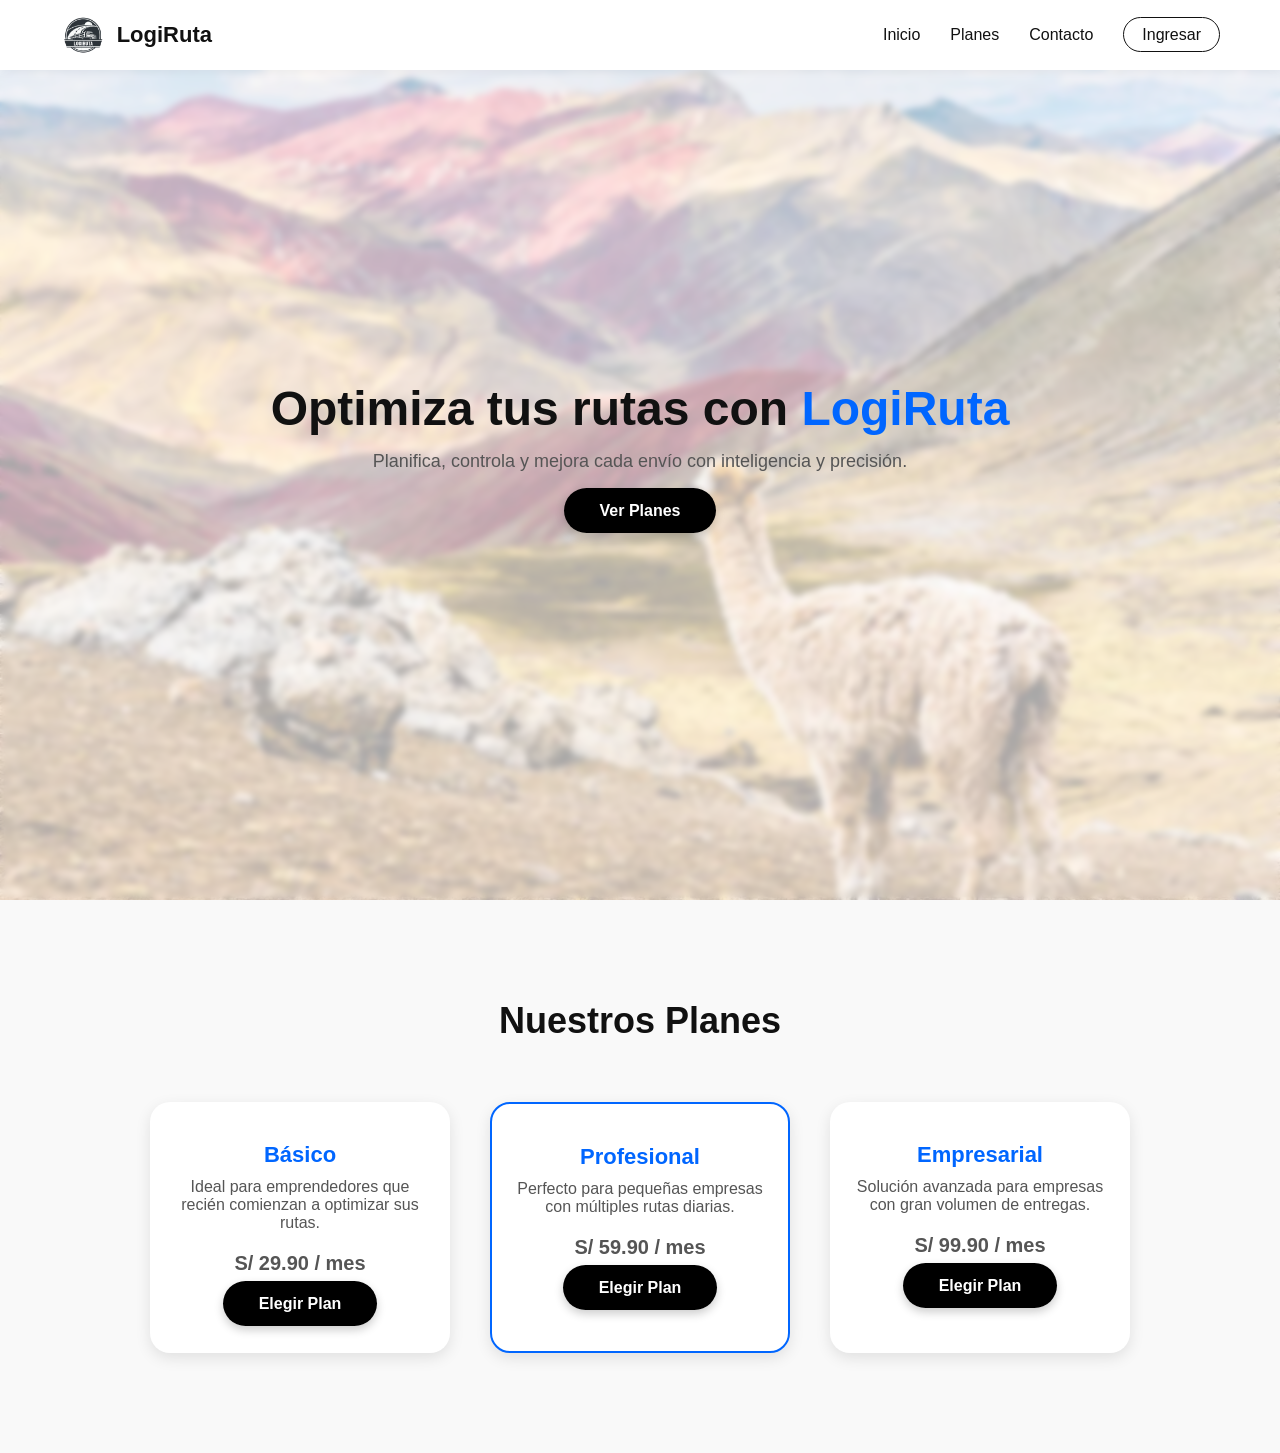
<file: landing.html>
<!DOCTYPE html>
<html lang="es">
<head>
    <meta charset="UTF-8" />
    <meta name="viewport" content="width=device-width, initial-scale=1.0" />
    <title>LogiRuta</title>
    <link rel="stylesheet" href="css/landing.css" />
</head>
<body>
    <header class="navbar">
        <div class="logo-container">
            <img src="assets/logiruta.png" alt="Logo LogiRuta" class="logo" />
            <span class="logo-text">LogiRuta</span>
        </div>
        <nav>
            <ul>
                <li><a href="#">Inicio</a></li>
                <li><a href="#planes">Planes</a></li>
                <li><a href="#">Contacto</a></li>
                <li><a href="index.html" class="btn-login">Ingresar</a></li>
            </ul>
        </nav>
    </header>

    <section class="hero">
        <div class="hero-content">
            <h1>Optimiza tus rutas con <span class="blue">LogiRuta</span></h1>
            <p>Planifica, controla y mejora cada envío con inteligencia y precisión.</p>
            <a href="#planes" class="btn-main">Ver Planes</a>
        </div>
    </section>

    <!-- Nueva sección de planes -->
    <section id="planes" class="planes">
        <h2>Nuestros Planes</h2>
        <div class="planes-container">
            <div class="plan">
                <h3>Básico</h3>
                <p>Ideal para emprendedores que recién comienzan a optimizar sus rutas.</p>
                <p class="price">S/ 29.90 / mes</p>
                <a href="suscripcion.html" class="btn-main">Elegir Plan</a>
            </div>
            <div class="plan destacado">
                <h3>Profesional</h3>
                <p>Perfecto para pequeñas empresas con múltiples rutas diarias.</p>
                <p class="price">S/ 59.90 / mes</p>
                <a href="suscripcion.html" class="btn-main">Elegir Plan</a>
            </div>
            <div class="plan">
                <h3>Empresarial</h3>
                <p>Solución avanzada para empresas con gran volumen de entregas.</p>
                <p class="price">S/ 99.90 / mes</p>
                <a href="suscripcion.html" class="btn-main">Elegir Plan</a>
            </div>
        </div>
    </section>
</body>
</html>
</file>
<file: css/landing.css>
/* Reset */
* {
    margin: 0;
    padding: 0;
    box-sizing: border-box;
    font-family: 'Poppins', sans-serif;
}

/* Navbar */
.navbar {
    display: flex;
    justify-content: space-between;
    align-items: center;
    padding: 15px 60px;
    background-color: #fff;
    box-shadow: 0 1px 10px rgba(0, 0, 0, 0.05);
    position: fixed;
    width: 100%;
    top: 0;
    z-index: 10;
}

.logo-container {
    display: flex;
    align-items: center;
    gap: 10px;
}

.logo {
    height: 40px;
}

.logo-text {
    font-size: 22px;
    font-weight: 700;
    color: #111;
}

.navbar ul {
    list-style: none;
    display: flex;
    align-items: center;
    gap: 30px;
}

.navbar ul li a {
    text-decoration: none;
    color: #111;
    font-weight: 500;
    transition: 0.3s;
}

.navbar ul li a:hover {
    color: #0066ff;
}

.btn-login {
    border: 1.5px solid #111;
    padding: 8px 18px;
    border-radius: 50px;
    transition: 0.3s;
}

.btn-login:hover {
    background-color: #111;
    color: white;
}


.hero {
    height: 100vh;
    display: flex;
    align-items: center;
    justify-content: center;
    text-align: center;
    color: #111;
    background: url("../assets/andes-peru.jpg") no-repeat center center fixed;
    background-size: cover;
    position: relative;
    z-index: 1;
}

.hero::before {
    content: "";
    position: absolute;
    inset: 0;
    background: rgba(255, 255, 255, 0.65);
    backdrop-filter: blur(3px);
    z-index: -1;
}

.hero-content h1 {
    font-size: 48px;
    font-weight: 700;
    margin-bottom: 15px;
}

.hero-content p {
    color: #555;
    font-size: 18px;
    margin-bottom: 30px;
}

.hero-content .blue {
    color: #0066ff;
}

.btn-main {
    background: black;
    color: white;
    padding: 14px 36px;
    border-radius: 50px;
    text-decoration: none;
    font-weight: 600;
    box-shadow: 0 4px 10px rgba(0,0,0,0.2);
    transition: 0.3s;
}

.btn-main:hover {
    background: #222;
    transform: scale(1.05);
}
/* Sección de planes */
.planes {
    padding: 100px 60px;
    text-align: center;
    background: #f9f9f9;
}

.planes h2 {
    font-size: 36px;
    margin-bottom: 60px;
    color: #111;
}

.planes-container {
    display: flex;
    justify-content: center;
    gap: 40px;
    flex-wrap: wrap;
}

.plan {
    background: white;
    border-radius: 20px;
    box-shadow: 0 5px 15px rgba(0,0,0,0.1);
    padding: 40px 25px;
    width: 300px;
    transition: transform 0.3s ease;
}

.plan:hover {
    transform: translateY(-10px);
}

.plan h3 {
    font-size: 22px;
    color: #0066ff;
    margin-bottom: 10px;
}

.plan p {
    color: #555;
    margin-bottom: 20px;
}

.price {
    font-size: 20px;
    font-weight: 600;
    color: #111;
    margin-bottom: 25px;
}

.destacado {
    border: 2px solid #0066ff;
}
</file>
